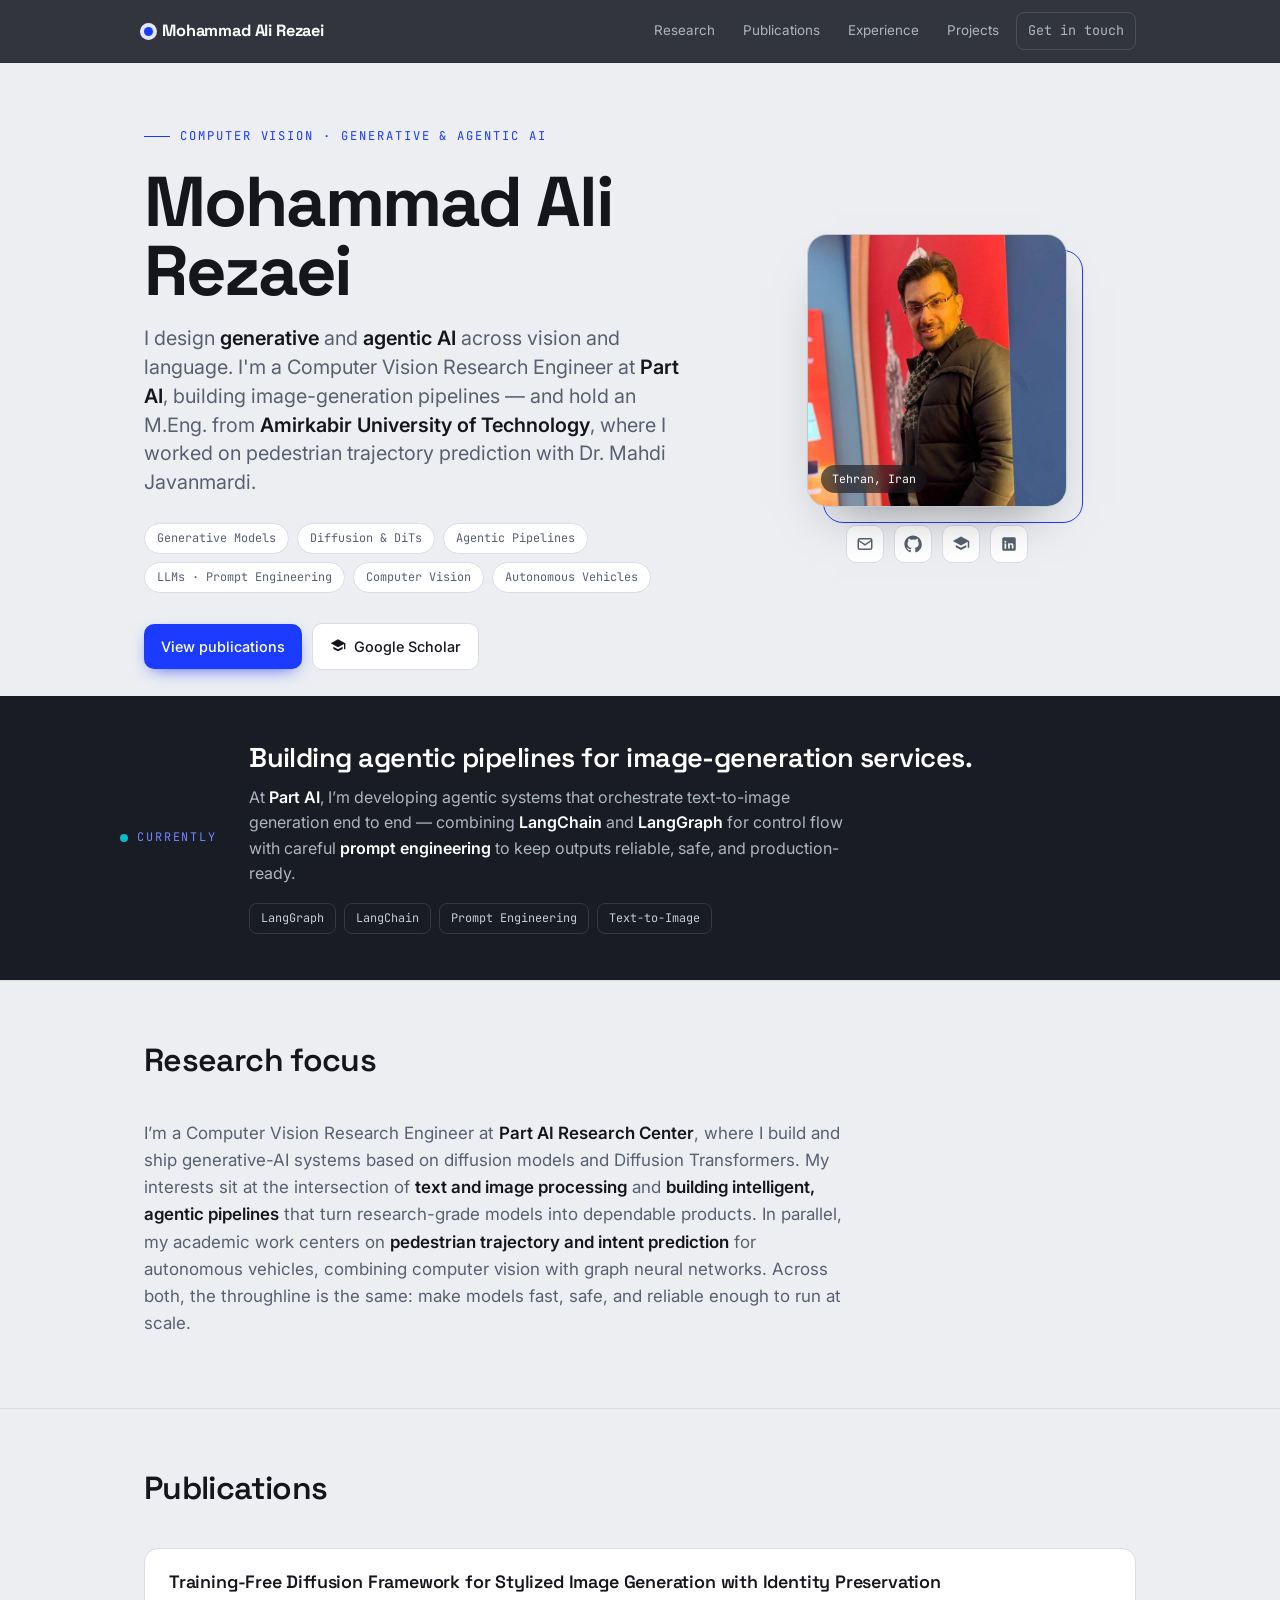
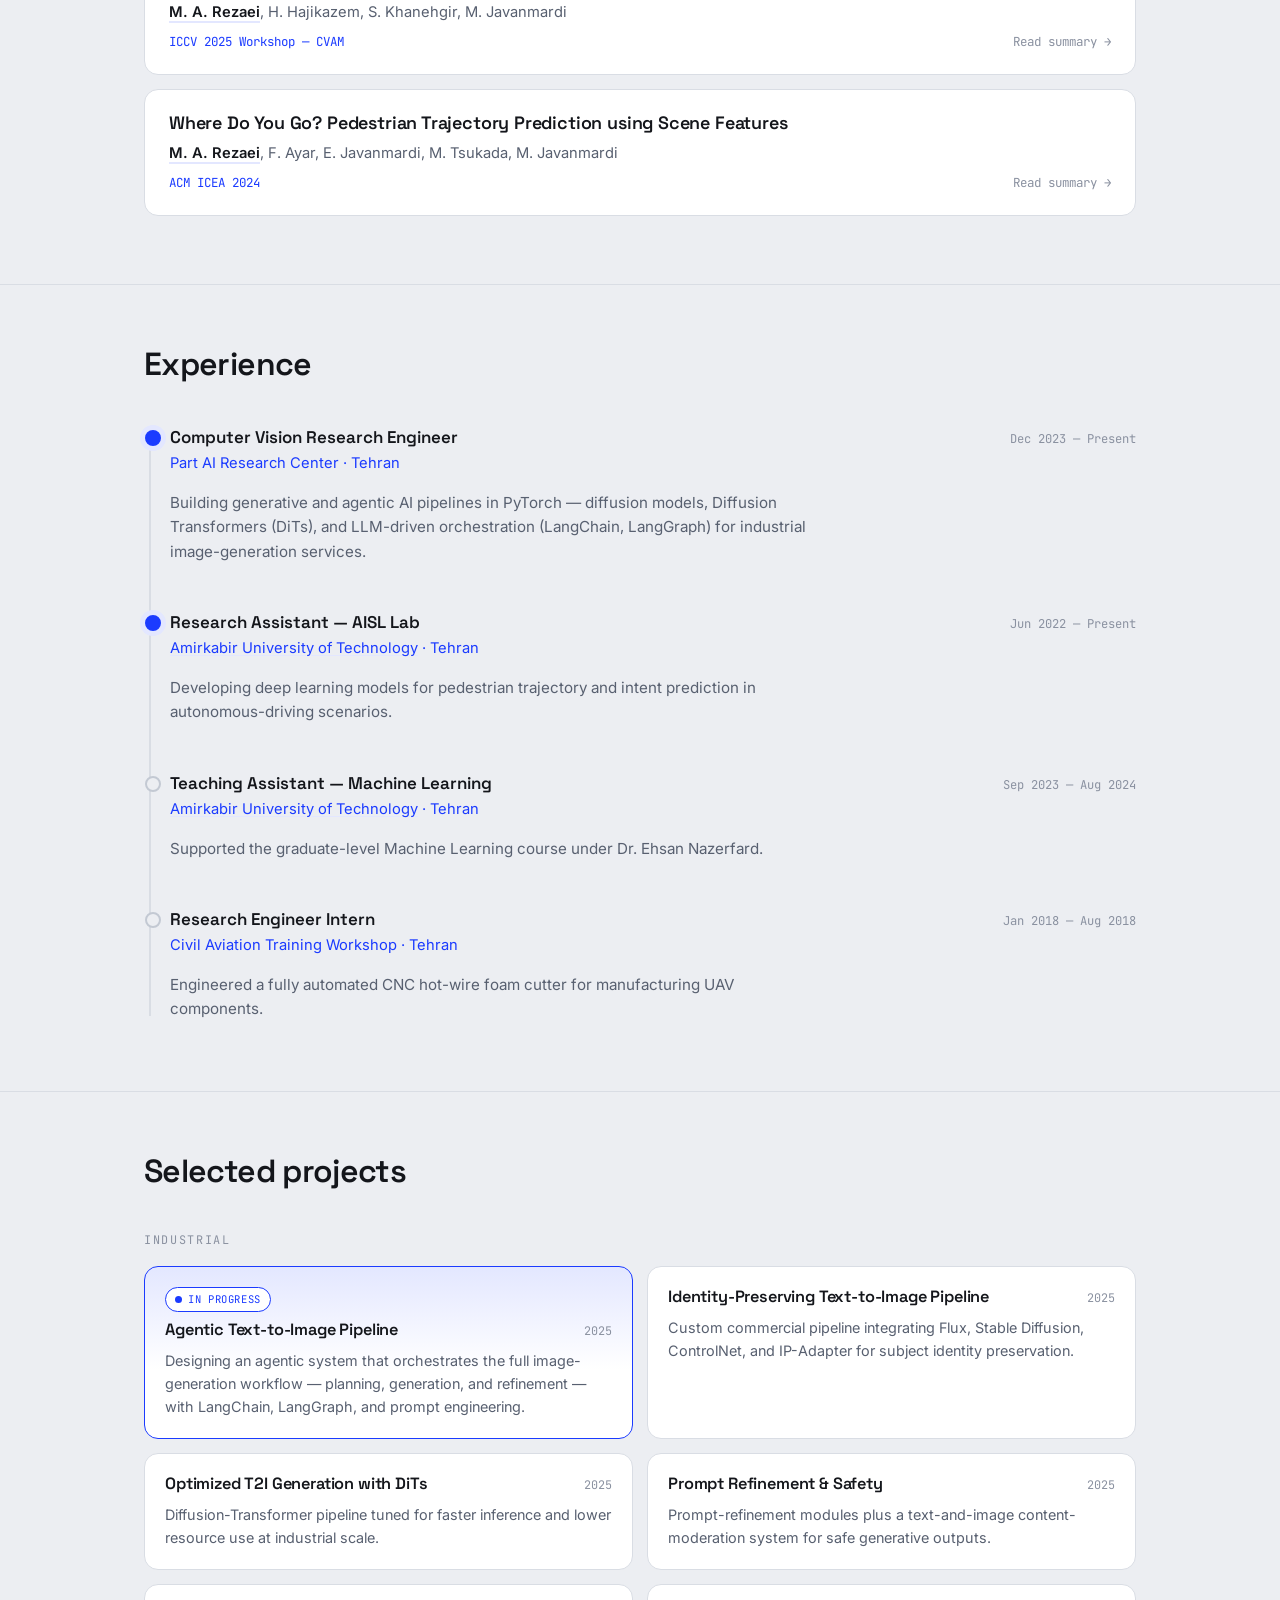
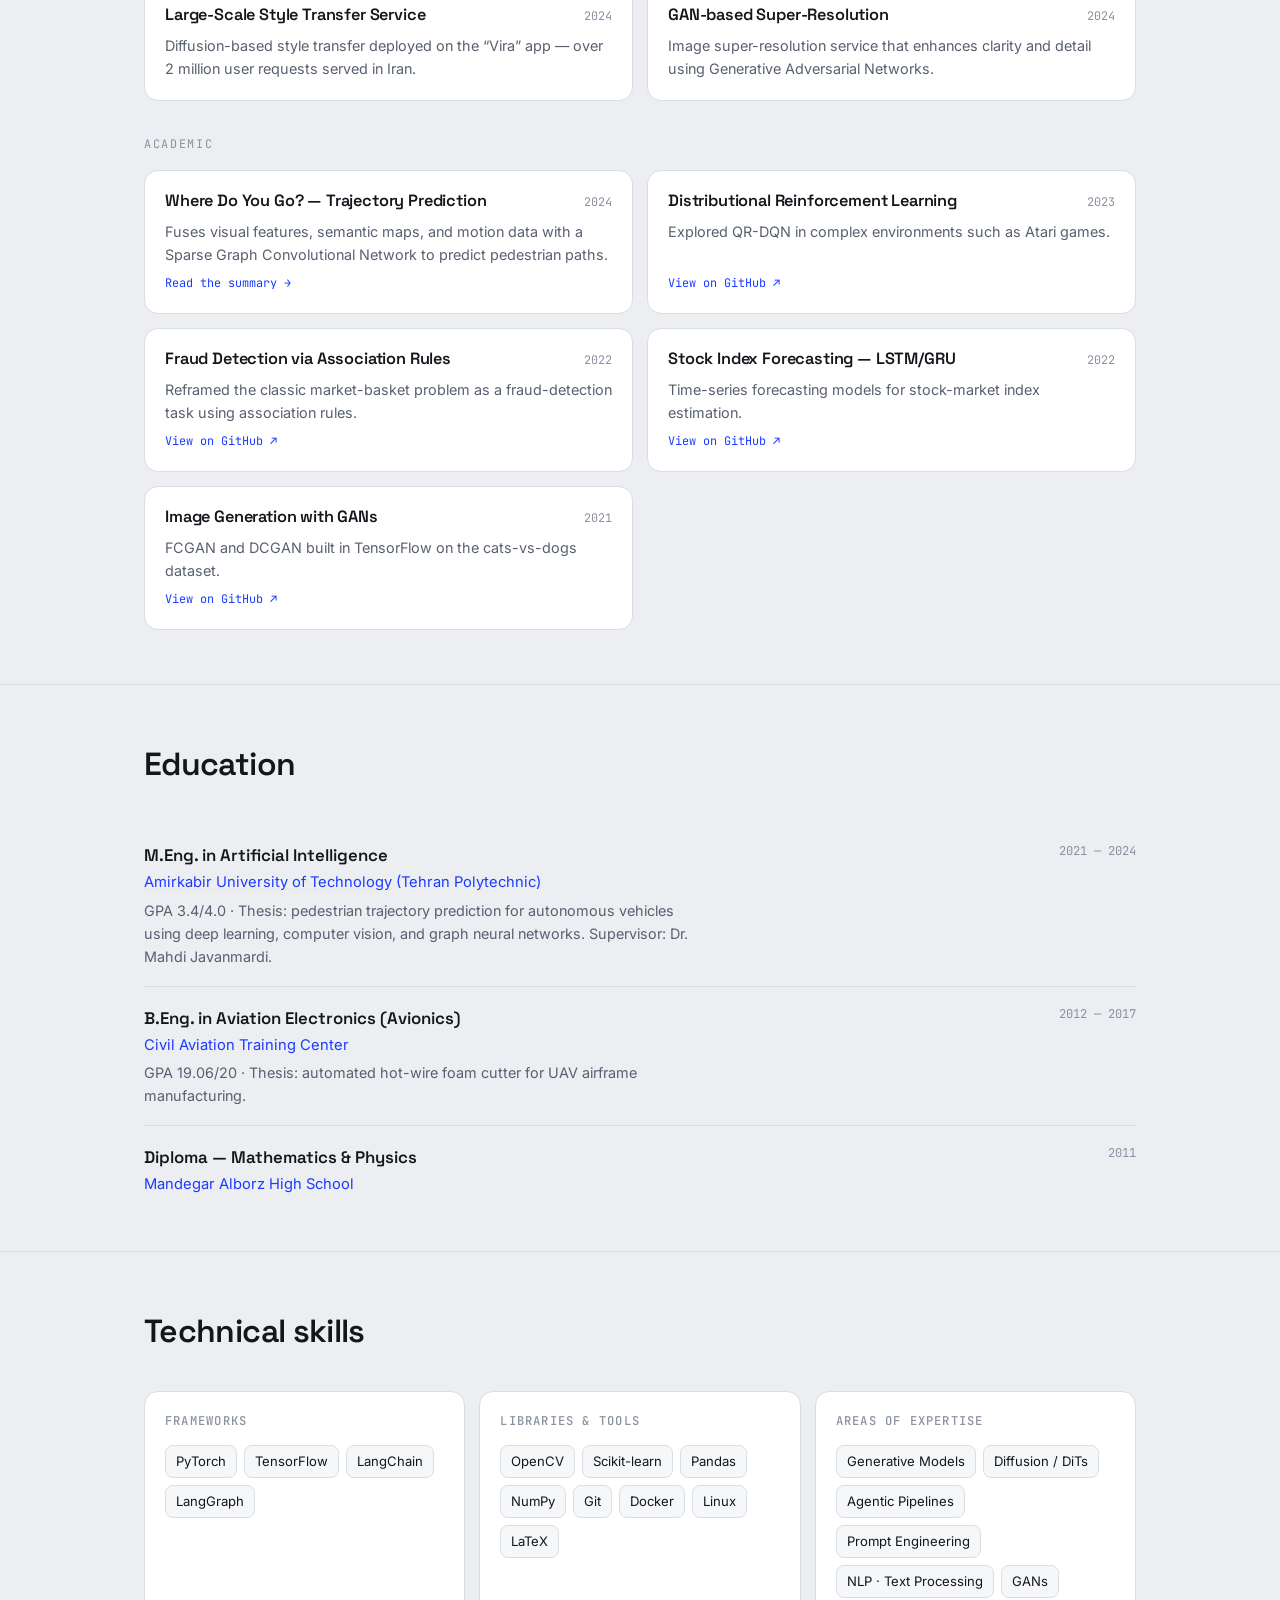
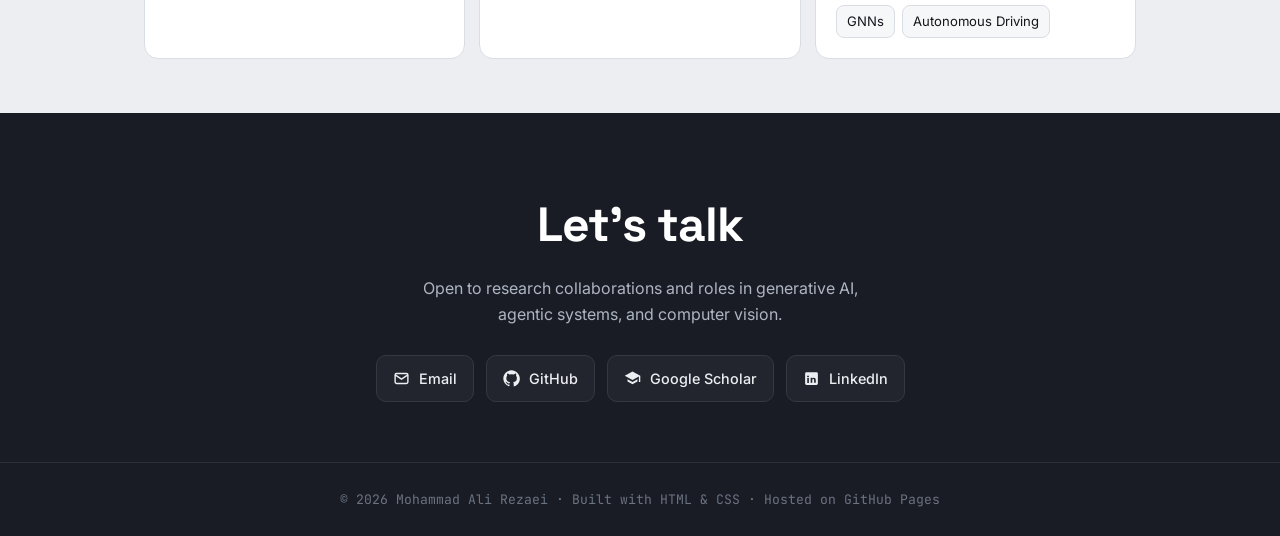
<file: index.html>
<!DOCTYPE html>
<html lang="en">
<head>
<meta charset="UTF-8">
<meta name="viewport" content="width=device-width, initial-scale=1.0">
<title>Mohammad Ali Rezaei — Computer Vision &amp; Generative AI</title>
<meta name="description" content="Mohammad Ali Rezaei — Computer Vision Research Engineer building generative and agentic AI for vision and language: diffusion pipelines, LLM orchestration, and trajectory prediction for autonomous driving.">

<link rel="preconnect" href="https://fonts.googleapis.com">
<link rel="preconnect" href="https://fonts.gstatic.com" crossorigin>
<link href="https://fonts.googleapis.com/css2?family=Space+Grotesk:wght@400;500;600;700&family=Inter:wght@400;500;600&family=JetBrains+Mono:wght@400;500&display=swap" rel="stylesheet">
<link rel="stylesheet" href="styles.css?v=2">
</head>
<body>

<nav class="nav">
  <div class="wrap nav-inner">
    <a class="brand" href="#top"><span class="dot"></span>Mohammad Ali Rezaei</a>
    <div class="nav-links">
      <a href="#research">Research</a>
      <a href="#publications">Publications</a>
      <a href="#experience">Experience</a>
      <a href="#projects">Projects</a>
      <a class="nav-cta" href="#contact">Get in touch</a>
    </div>
  </div>
</nav>

<header class="hero" id="top">
  <div class="wrap hero-grid">
    <div>
      <div class="eyebrow">Computer Vision · Generative &amp; Agentic AI</div>
      <h1>Mohammad Ali<br>Rezaei</h1>
      <p class="lede">I design <b>generative</b> and <b>agentic AI</b> across vision and language. I'm a Computer Vision Research Engineer at <b>Part AI</b>, building image-generation pipelines — and hold an M.Eng. from <b>Amirkabir University of Technology</b>, where I worked on pedestrian trajectory prediction with Dr. Mahdi Javanmardi.</p>
      <div class="tags">
        <span class="tag">Generative Models</span>
        <span class="tag">Diffusion &amp; DiTs</span>
        <span class="tag">Agentic Pipelines</span>
        <span class="tag">LLMs · Prompt Engineering</span>
        <span class="tag">Computer Vision</span>
        <span class="tag">Autonomous Vehicles</span>
      </div>
      <div class="hero-cta">
        <a class="btn btn-primary" href="#publications">View publications</a>
        <a class="btn btn-ghost" href="https://scholar.google.com/citations?user=HQL6znQAAAAJ&hl=en" target="_blank" rel="noopener">
          <svg viewBox="0 0 24 24" fill="currentColor"><path d="M12 2 1 8l11 6 9-4.9V17h2V8L12 2zM5 13.18v3.2L12 20l7-3.62v-3.2L12 17l-7-3.82z"/></svg>
          Google Scholar
        </a>
      </div>
    </div>
    <div>
      <div class="photo-wrap">
        <img class="photo" src="profile.jpg" alt="Portrait of Mohammad Ali Rezaei" width="760">
        <span class="photo-cap">Tehran, Iran</span>
      </div>
      <div class="photo-social">
        <a href="mailto:mohammadalire94@gmail.com" aria-label="Email" title="Email">
          <svg viewBox="0 0 24 24" fill="none" stroke="currentColor" stroke-width="2"><rect x="3" y="5" width="18" height="14" rx="2"/><path d="m3 7 9 6 9-6"/></svg>
        </a>
        <a href="https://github.com/mohammadalirezaei" target="_blank" rel="noopener" aria-label="GitHub" title="GitHub">
          <svg viewBox="0 0 24 24" fill="currentColor"><path d="M12 .5C5.7.5.5 5.7.5 12c0 5.1 3.3 9.4 7.9 10.9.6.1.8-.2.8-.6v-2c-3.2.7-3.9-1.4-3.9-1.4-.5-1.3-1.3-1.7-1.3-1.7-1.1-.7.1-.7.1-.7 1.2.1 1.8 1.2 1.8 1.2 1 1.8 2.7 1.3 3.4 1 .1-.8.4-1.3.7-1.6-2.6-.3-5.3-1.3-5.3-5.8 0-1.3.5-2.3 1.2-3.1-.1-.3-.5-1.5.1-3.1 0 0 1-.3 3.3 1.2a11.5 11.5 0 0 1 6 0C17.3 4.7 18.3 5 18.3 5c.6 1.6.2 2.8.1 3.1.8.8 1.2 1.8 1.2 3.1 0 4.5-2.7 5.5-5.3 5.8.4.4.8 1.1.8 2.2v3.3c0 .4.2.7.8.6 4.6-1.5 7.9-5.8 7.9-10.9C23.5 5.7 18.3.5 12 .5z"/></svg>
        </a>
        <a href="https://scholar.google.com/citations?user=HQL6znQAAAAJ&hl=en" target="_blank" rel="noopener" aria-label="Google Scholar" title="Google Scholar">
          <svg viewBox="0 0 24 24" fill="currentColor"><path d="M12 2 1 8l11 6 9-4.9V17h2V8L12 2zM5 13.18v3.2L12 20l7-3.62v-3.2L12 17l-7-3.82z"/></svg>
        </a>
        <a href="https://www.linkedin.com/in/mohammad-ali-rezaei-7620b9170" target="_blank" rel="noopener" aria-label="LinkedIn" title="LinkedIn">
          <svg viewBox="0 0 24 24" fill="currentColor"><path d="M19 3a2 2 0 0 1 2 2v14a2 2 0 0 1-2 2H5a2 2 0 0 1-2-2V5a2 2 0 0 1 2-2h14zM8.3 18.3v-7H6v7h2.3zM7.1 10.3a1.3 1.3 0 1 0 0-2.6 1.3 1.3 0 0 0 0 2.6zM18 18.3v-3.8c0-2-.4-3.6-2.8-3.6-1.1 0-1.9.6-2.2 1.2v-1H10.8v7h2.3v-3.5c0-.9.2-1.8 1.3-1.8s1.3 1 1.3 1.9v3.4H18z"/></svg>
        </a>
      </div>
    </div>
  </div>
</header>

<!-- Currently / focus band -->
<section class="band" aria-label="Current focus">
  <div class="wrap band-inner">
    <div class="band-label"><span class="live"></span>Currently</div>
    <div>
      <h2>Building agentic pipelines for image-generation services.</h2>
      <p>At <b>Part AI</b>, I’m developing agentic systems that orchestrate text-to-image generation end to end — combining <b>LangChain</b> and <b>LangGraph</b> for control flow with careful <b>prompt engineering</b> to keep outputs reliable, safe, and production-ready.</p>
      <div class="chips-dark">
        <span class="chip-dark">LangGraph</span>
        <span class="chip-dark">LangChain</span>
        <span class="chip-dark">Prompt Engineering</span>
        <span class="chip-dark">Text-to-Image</span>
      </div>
    </div>
  </div>
</section>

<main>

  <section id="research">
    <div class="wrap">
      <div class="sec-head"><h2>Research focus</h2></div>
      <p class="prose reveal">I’m a Computer Vision Research Engineer at <b>Part AI Research Center</b>, where I build and ship generative-AI systems based on diffusion models and Diffusion Transformers. My interests sit at the intersection of <b>text and image processing</b> and <b>building intelligent, agentic pipelines</b> that turn research-grade models into dependable products. In parallel, my academic work centers on <b>pedestrian trajectory and intent prediction</b> for autonomous vehicles, combining computer vision with graph neural networks. Across both, the throughline is the same: make models fast, safe, and reliable enough to run at scale.</p>
    </div>
  </section>

  <section id="publications">
    <div class="wrap">
      <div class="sec-head"><h2>Publications</h2></div>

      <a class="pub reveal" href="pub-diffusion.html">
        <div class="ptitle">Training-Free Diffusion Framework for Stylized Image Generation with Identity Preservation</div>
        <div class="authors"><span class="me">M. A. Rezaei</span>, H. Hajikazem, S. Khanehgir, M. Javanmardi</div>
        <div class="venue-row"><span class="venue">ICCV 2025 Workshop — CVAM</span><span class="read">Read summary →</span></div>
      </a>

      <a class="pub reveal" href="pub-trajectory.html">
        <div class="ptitle">Where Do You Go? Pedestrian Trajectory Prediction using Scene Features</div>
        <div class="authors"><span class="me">M. A. Rezaei</span>, F. Ayar, E. Javanmardi, M. Tsukada, M. Javanmardi</div>
        <div class="venue-row"><span class="venue">ACM ICEA 2024</span><span class="read">Read summary →</span></div>
      </a>
    </div>
  </section>

  <section id="experience">
    <div class="wrap">
      <div class="sec-head"><h2>Experience</h2></div>
      <div class="tl">
        <div class="tl-item now reveal">
          <div class="tl-top"><span class="tl-role">Computer Vision Research Engineer</span><span class="tl-date">Dec 2023 — Present</span></div>
          <div class="tl-org">Part AI Research Center · Tehran</div>
          <p class="tl-desc">Building generative and agentic AI pipelines in PyTorch — diffusion models, Diffusion Transformers (DiTs), and LLM-driven orchestration (LangChain, LangGraph) for industrial image-generation services.</p>
        </div>
        <div class="tl-item now reveal">
          <div class="tl-top"><span class="tl-role">Research Assistant — AISL Lab</span><span class="tl-date">Jun 2022 — Present</span></div>
          <div class="tl-org"><a href="https://en.aut.ac.ir" target="_blank" rel="noopener">Amirkabir University of Technology</a> · Tehran</div>
          <p class="tl-desc">Developing deep learning models for pedestrian trajectory and intent prediction in autonomous-driving scenarios.</p>
        </div>
        <div class="tl-item reveal">
          <div class="tl-top"><span class="tl-role">Teaching Assistant — Machine Learning</span><span class="tl-date">Sep 2023 — Aug 2024</span></div>
          <div class="tl-org"><a href="https://en.aut.ac.ir" target="_blank" rel="noopener">Amirkabir University of Technology</a> · Tehran</div>
          <p class="tl-desc">Supported the graduate-level Machine Learning course under Dr. Ehsan Nazerfard.</p>
        </div>
        <div class="tl-item reveal">
          <div class="tl-top"><span class="tl-role">Research Engineer Intern</span><span class="tl-date">Jan 2018 — Aug 2018</span></div>
          <div class="tl-org">Civil Aviation Training Workshop · Tehran</div>
          <p class="tl-desc">Engineered a fully automated CNC hot-wire foam cutter for manufacturing UAV components.</p>
        </div>
      </div>
    </div>
  </section>

  <section id="projects">
    <div class="wrap">
      <div class="sec-head"><h2>Selected projects</h2></div>

      <p class="grp-label">Industrial</p>
      <div class="proj-grid">
        <div class="card feature reveal">
          <span class="badge"><span class="live"></span>In progress</span>
          <div class="ctop"><span class="ctitle">Agentic Text-to-Image Pipeline</span><span class="cyear">2025</span></div>
          <p class="cdesc">Designing an agentic system that orchestrates the full image-generation workflow — planning, generation, and refinement — with LangChain, LangGraph, and prompt engineering.</p>
        </div>
        <div class="card reveal">
          <div class="ctop"><span class="ctitle">Identity-Preserving Text-to-Image Pipeline</span><span class="cyear">2025</span></div>
          <p class="cdesc">Custom commercial pipeline integrating Flux, Stable Diffusion, ControlNet, and IP-Adapter for subject identity preservation.</p>
        </div>
        <div class="card reveal">
          <div class="ctop"><span class="ctitle">Optimized T2I Generation with DiTs</span><span class="cyear">2025</span></div>
          <p class="cdesc">Diffusion-Transformer pipeline tuned for faster inference and lower resource use at industrial scale.</p>
        </div>
        <div class="card reveal">
          <div class="ctop"><span class="ctitle">Prompt Refinement &amp; Safety</span><span class="cyear">2025</span></div>
          <p class="cdesc">Prompt-refinement modules plus a text-and-image content-moderation system for safe generative outputs.</p>
        </div>
        <div class="card reveal">
          <div class="ctop"><span class="ctitle">Large-Scale Style Transfer Service</span><span class="cyear">2024</span></div>
          <p class="cdesc">Diffusion-based style transfer deployed on the “Vira” app — over 2 million user requests served in Iran.</p>
        </div>
        <div class="card reveal">
          <div class="ctop"><span class="ctitle">GAN-based Super-Resolution</span><span class="cyear">2024</span></div>
          <p class="cdesc">Image super-resolution service that enhances clarity and detail using Generative Adversarial Networks.</p>
        </div>
      </div>

      <p class="grp-label">Academic</p>
      <div class="proj-grid">
        <a class="card-anchor" href="pub-trajectory.html"><div class="card reveal">
          <div class="ctop"><span class="ctitle">Where Do You Go? — Trajectory Prediction</span><span class="cyear">2024</span></div>
          <p class="cdesc">Fuses visual features, semantic maps, and motion data with a Sparse Graph Convolutional Network to predict pedestrian paths.</p>
          <span class="clink">Read the summary →</span>
        </div></a>
        <a class="card-anchor" href="https://github.com/mohammadalirezaei" target="_blank" rel="noopener"><div class="card reveal">
          <div class="ctop"><span class="ctitle">Distributional Reinforcement Learning</span><span class="cyear">2023</span></div>
          <p class="cdesc">Explored QR-DQN in complex environments such as Atari games.</p>
          <span class="clink">View on GitHub ↗</span>
        </div></a>
        <a class="card-anchor" href="https://github.com/mohammadalirezaei" target="_blank" rel="noopener"><div class="card reveal">
          <div class="ctop"><span class="ctitle">Fraud Detection via Association Rules</span><span class="cyear">2022</span></div>
          <p class="cdesc">Reframed the classic market-basket problem as a fraud-detection task using association rules.</p>
          <span class="clink">View on GitHub ↗</span>
        </div></a>
        <a class="card-anchor" href="https://github.com/mohammadalirezaei" target="_blank" rel="noopener"><div class="card reveal">
          <div class="ctop"><span class="ctitle">Stock Index Forecasting — LSTM/GRU</span><span class="cyear">2022</span></div>
          <p class="cdesc">Time-series forecasting models for stock-market index estimation.</p>
          <span class="clink">View on GitHub ↗</span>
        </div></a>
        <a class="card-anchor" href="https://github.com/mohammadalirezaei" target="_blank" rel="noopener"><div class="card reveal">
          <div class="ctop"><span class="ctitle">Image Generation with GANs</span><span class="cyear">2021</span></div>
          <p class="cdesc">FCGAN and DCGAN built in TensorFlow on the cats-vs-dogs dataset.</p>
          <span class="clink">View on GitHub ↗</span>
        </div></a>
      </div>
    </div>
  </section>

  <section id="education">
    <div class="wrap">
      <div class="sec-head"><h2>Education</h2></div>
      <div class="edu-item reveal">
        <div>
          <div class="edu-deg">M.Eng. in Artificial Intelligence</div>
          <div class="edu-school"><a href="https://en.aut.ac.ir" target="_blank" rel="noopener">Amirkabir University of Technology</a> (Tehran Polytechnic)</div>
          <div class="edu-meta">GPA 3.4/4.0 · Thesis: pedestrian trajectory prediction for autonomous vehicles using deep learning, computer vision, and graph neural networks. Supervisor: Dr. Mahdi Javanmardi.</div>
        </div>
        <span class="edu-date">2021 — 2024</span>
      </div>
      <div class="edu-item reveal">
        <div>
          <div class="edu-deg">B.Eng. in Aviation Electronics (Avionics)</div>
          <div class="edu-school">Civil Aviation Training Center</div>
          <div class="edu-meta">GPA 19.06/20 · Thesis: automated hot-wire foam cutter for UAV airframe manufacturing.</div>
        </div>
        <span class="edu-date">2012 — 2017</span>
      </div>
      <div class="edu-item reveal">
        <div>
          <div class="edu-deg">Diploma — Mathematics &amp; Physics</div>
          <div class="edu-school">Mandegar Alborz High School</div>
        </div>
        <span class="edu-date">2011</span>
      </div>
    </div>
  </section>

  <section id="skills">
    <div class="wrap">
      <div class="sec-head"><h2>Technical skills</h2></div>
      <div class="skills">
        <div class="skill-block reveal">
          <h3>Frameworks</h3>
          <div class="chips"><span class="chip">PyTorch</span><span class="chip">TensorFlow</span><span class="chip">LangChain</span><span class="chip">LangGraph</span></div>
        </div>
        <div class="skill-block reveal">
          <h3>Libraries &amp; Tools</h3>
          <div class="chips"><span class="chip">OpenCV</span><span class="chip">Scikit-learn</span><span class="chip">Pandas</span><span class="chip">NumPy</span><span class="chip">Git</span><span class="chip">Docker</span><span class="chip">Linux</span><span class="chip">LaTeX</span></div>
        </div>
        <div class="skill-block reveal">
          <h3>Areas of Expertise</h3>
          <div class="chips"><span class="chip">Generative Models</span><span class="chip">Diffusion / DiTs</span><span class="chip">Agentic Pipelines</span><span class="chip">Prompt Engineering</span><span class="chip">NLP · Text Processing</span><span class="chip">GANs</span><span class="chip">GNNs</span><span class="chip">Autonomous Driving</span></div>
        </div>
      </div>
    </div>
  </section>

  <section class="contact" id="contact">
    <div class="wrap">
      <h2>Let’s talk</h2>
      <p>Open to research collaborations and roles in generative AI, agentic systems, and computer vision.</p>
      <div class="links">
        <a class="link" href="mailto:mohammadalire94@gmail.com">
          <svg viewBox="0 0 24 24" fill="none" stroke="currentColor" stroke-width="2"><rect x="3" y="5" width="18" height="14" rx="2"/><path d="m3 7 9 6 9-6"/></svg>
          Email
        </a>
        <a class="link" href="https://github.com/mohammadalirezaei" target="_blank" rel="noopener">
          <svg viewBox="0 0 24 24" fill="currentColor"><path d="M12 .5C5.7.5.5 5.7.5 12c0 5.1 3.3 9.4 7.9 10.9.6.1.8-.2.8-.6v-2c-3.2.7-3.9-1.4-3.9-1.4-.5-1.3-1.3-1.7-1.3-1.7-1.1-.7.1-.7.1-.7 1.2.1 1.8 1.2 1.8 1.2 1 1.8 2.7 1.3 3.4 1 .1-.8.4-1.3.7-1.6-2.6-.3-5.3-1.3-5.3-5.8 0-1.3.5-2.3 1.2-3.1-.1-.3-.5-1.5.1-3.1 0 0 1-.3 3.3 1.2a11.5 11.5 0 0 1 6 0C17.3 4.7 18.3 5 18.3 5c.6 1.6.2 2.8.1 3.1.8.8 1.2 1.8 1.2 3.1 0 4.5-2.7 5.5-5.3 5.8.4.4.8 1.1.8 2.2v3.3c0 .4.2.7.8.6 4.6-1.5 7.9-5.8 7.9-10.9C23.5 5.7 18.3.5 12 .5z"/></svg>
          GitHub
        </a>
        <a class="link" href="https://scholar.google.com/citations?user=HQL6znQAAAAJ&hl=en" target="_blank" rel="noopener">
          <svg viewBox="0 0 24 24" fill="currentColor"><path d="M12 2 1 8l11 6 9-4.9V17h2V8L12 2zM5 13.18v3.2L12 20l7-3.62v-3.2L12 17l-7-3.82z"/></svg>
          Google Scholar
        </a>
        <a class="link" href="https://www.linkedin.com/in/mohammad-ali-rezaei-7620b9170" target="_blank" rel="noopener">
          <svg viewBox="0 0 24 24" fill="currentColor"><path d="M19 3a2 2 0 0 1 2 2v14a2 2 0 0 1-2 2H5a2 2 0 0 1-2-2V5a2 2 0 0 1 2-2h14zM8.3 18.3v-7H6v7h2.3zM7.1 10.3a1.3 1.3 0 1 0 0-2.6 1.3 1.3 0 0 0 0 2.6zM18 18.3v-3.8c0-2-.4-3.6-2.8-3.6-1.1 0-1.9.6-2.2 1.2v-1H10.8v7h2.3v-3.5c0-.9.2-1.8 1.3-1.8s1.3 1 1.3 1.9v3.4H18z"/></svg>
          LinkedIn
        </a>
      </div>
    </div>
  </section>

</main>

<footer>
  © <span id="yr"></span> Mohammad Ali Rezaei · Built with HTML &amp; CSS · Hosted on GitHub Pages
</footer>

<script>
  document.getElementById('yr').textContent = new Date().getFullYear();
  const io = new IntersectionObserver((es)=>{
    es.forEach(e=>{ if(e.isIntersecting){ e.target.classList.add('in'); io.unobserve(e.target);} });
  },{threshold:.12});
  document.querySelectorAll('.reveal').forEach(el=>io.observe(el));
</script>
</body>
</html>
</file>
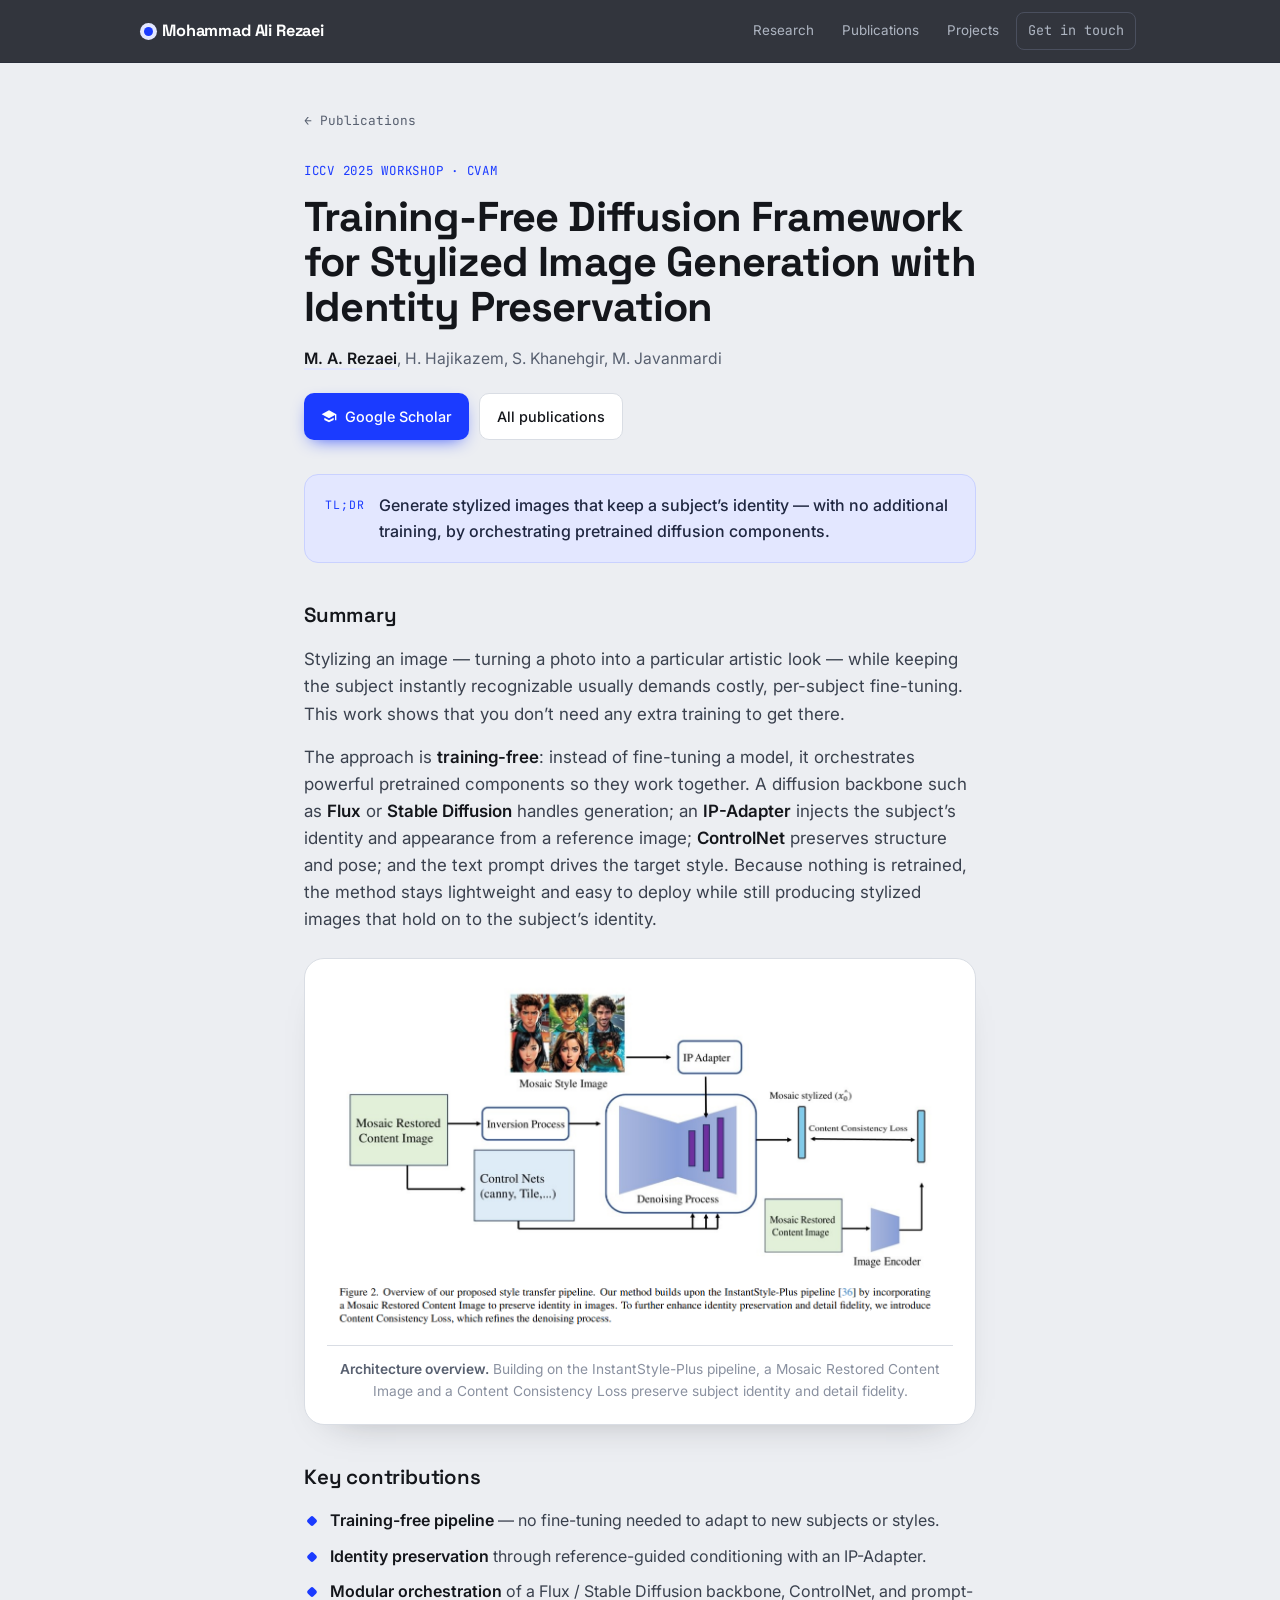
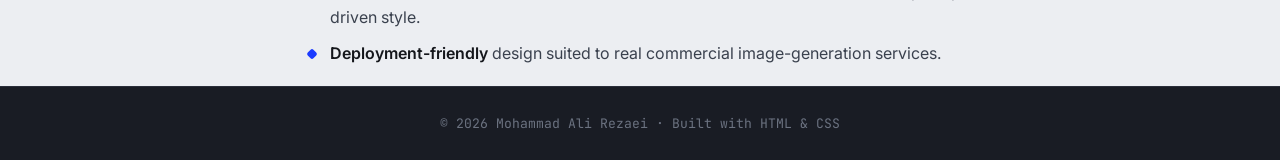
<file: pub-diffusion.html>
<!DOCTYPE html>
<html lang="en">
<head>
<meta charset="UTF-8">
<meta name="viewport" content="width=device-width, initial-scale=1.0">
<title>Training-Free Diffusion Framework — Mohammad Ali Rezaei</title>
<meta name="description" content="Summary and architecture of 'Training-Free Diffusion Framework for Stylized Image Generation with Identity Preservation' — ICCV 2025 Workshop (CVAM).">
<link rel="preconnect" href="https://fonts.googleapis.com">
<link rel="preconnect" href="https://fonts.gstatic.com" crossorigin>
<link href="https://fonts.googleapis.com/css2?family=Space+Grotesk:wght@400;500;600;700&family=Inter:wght@400;500;600&family=JetBrains+Mono:wght@400;500&display=swap" rel="stylesheet">
<link rel="stylesheet" href="styles.css?v=2">
</head>
<body>

<nav class="nav">
  <div class="wrap nav-inner">
    <a class="brand" href="index.html#top"><span class="dot"></span>Mohammad Ali Rezaei</a>
    <div class="nav-links">
      <a href="index.html#research">Research</a>
      <a href="index.html#publications">Publications</a>
      <a href="index.html#projects">Projects</a>
      <a class="nav-cta" href="index.html#contact">Get in touch</a>
    </div>
  </div>
</nav>

<article class="article">
  <a class="back" href="index.html#publications">← Publications</a>

  <div class="art-venue">ICCV 2025 Workshop · CVAM</div>
  <h1 class="art-title">Training-Free Diffusion Framework for Stylized Image Generation with Identity Preservation</h1>
  <p class="art-authors"><span class="me">M. A. Rezaei</span>, H. Hajikazem, S. Khanehgir, M. Javanmardi</p>

  <div class="art-actions">
    <a class="btn btn-primary" href="https://scholar.google.com/citations?user=HQL6znQAAAAJ&hl=en" target="_blank" rel="noopener">
      <svg viewBox="0 0 24 24" fill="currentColor"><path d="M12 2 1 8l11 6 9-4.9V17h2V8L12 2zM5 13.18v3.2L12 20l7-3.62v-3.2L12 17l-7-3.82z"/></svg>
      Google Scholar
    </a>
    <a class="btn btn-ghost" href="index.html#publications">All publications</a>
  </div>

  <div class="tldr reveal">
    <span class="k">TL;DR</span>
    <p>Generate stylized images that keep a subject’s identity — with no additional training, by orchestrating pretrained diffusion components.</p>
  </div>

  <h2 class="art-h">Summary</h2>
  <p class="body">Stylizing an image — turning a photo into a particular artistic look — while keeping the subject instantly recognizable usually demands costly, per-subject fine-tuning. This work shows that you don’t need any extra training to get there.</p>
  <p class="body">The approach is <b>training-free</b>: instead of fine-tuning a model, it orchestrates powerful pretrained components so they work together. A diffusion backbone such as <b>Flux</b> or <b>Stable Diffusion</b> handles generation; an <b>IP-Adapter</b> injects the subject’s identity and appearance from a reference image; <b>ControlNet</b> preserves structure and pose; and the text prompt drives the target style. Because nothing is retrained, the method stays lightweight and easy to deploy while still producing stylized images that hold on to the subject’s identity.</p>

  <figure class="fig reveal">
    <img src="fig-diffusion.png" alt="Overview of the proposed style-transfer pipeline: a Mosaic Restored Content Image and a Mosaic Style Image condition a frozen diffusion backbone through an inversion process, ControlNets and an IP-Adapter, with a Content Consistency Loss refining the denoising process.">
    <figcaption><b>Architecture overview.</b> Building on the InstantStyle-Plus pipeline, a Mosaic Restored Content Image and a Content Consistency Loss preserve subject identity and detail fidelity.</figcaption>
  </figure>

  <h2 class="art-h">Key contributions</h2>
  <ul class="klist reveal">
    <li><b>Training-free pipeline</b> — no fine-tuning needed to adapt to new subjects or styles.</li>
    <li><b>Identity preservation</b> through reference-guided conditioning with an IP-Adapter.</li>
    <li><b>Modular orchestration</b> of a Flux / Stable Diffusion backbone, ControlNet, and prompt-driven style.</li>
    <li><b>Deployment-friendly</b> design suited to real commercial image-generation services.</li>
  </ul>
</article>

<footer>
  © <span id="yr"></span> Mohammad Ali Rezaei · Built with HTML &amp; CSS
</footer>

<script>
  document.getElementById('yr').textContent = new Date().getFullYear();
  const io = new IntersectionObserver((es)=>{es.forEach(e=>{if(e.isIntersecting){e.target.classList.add('in');io.unobserve(e.target);}})},{threshold:.12});
  document.querySelectorAll('.reveal').forEach(el=>io.observe(el));
</script>
</body>
</html>
</file>
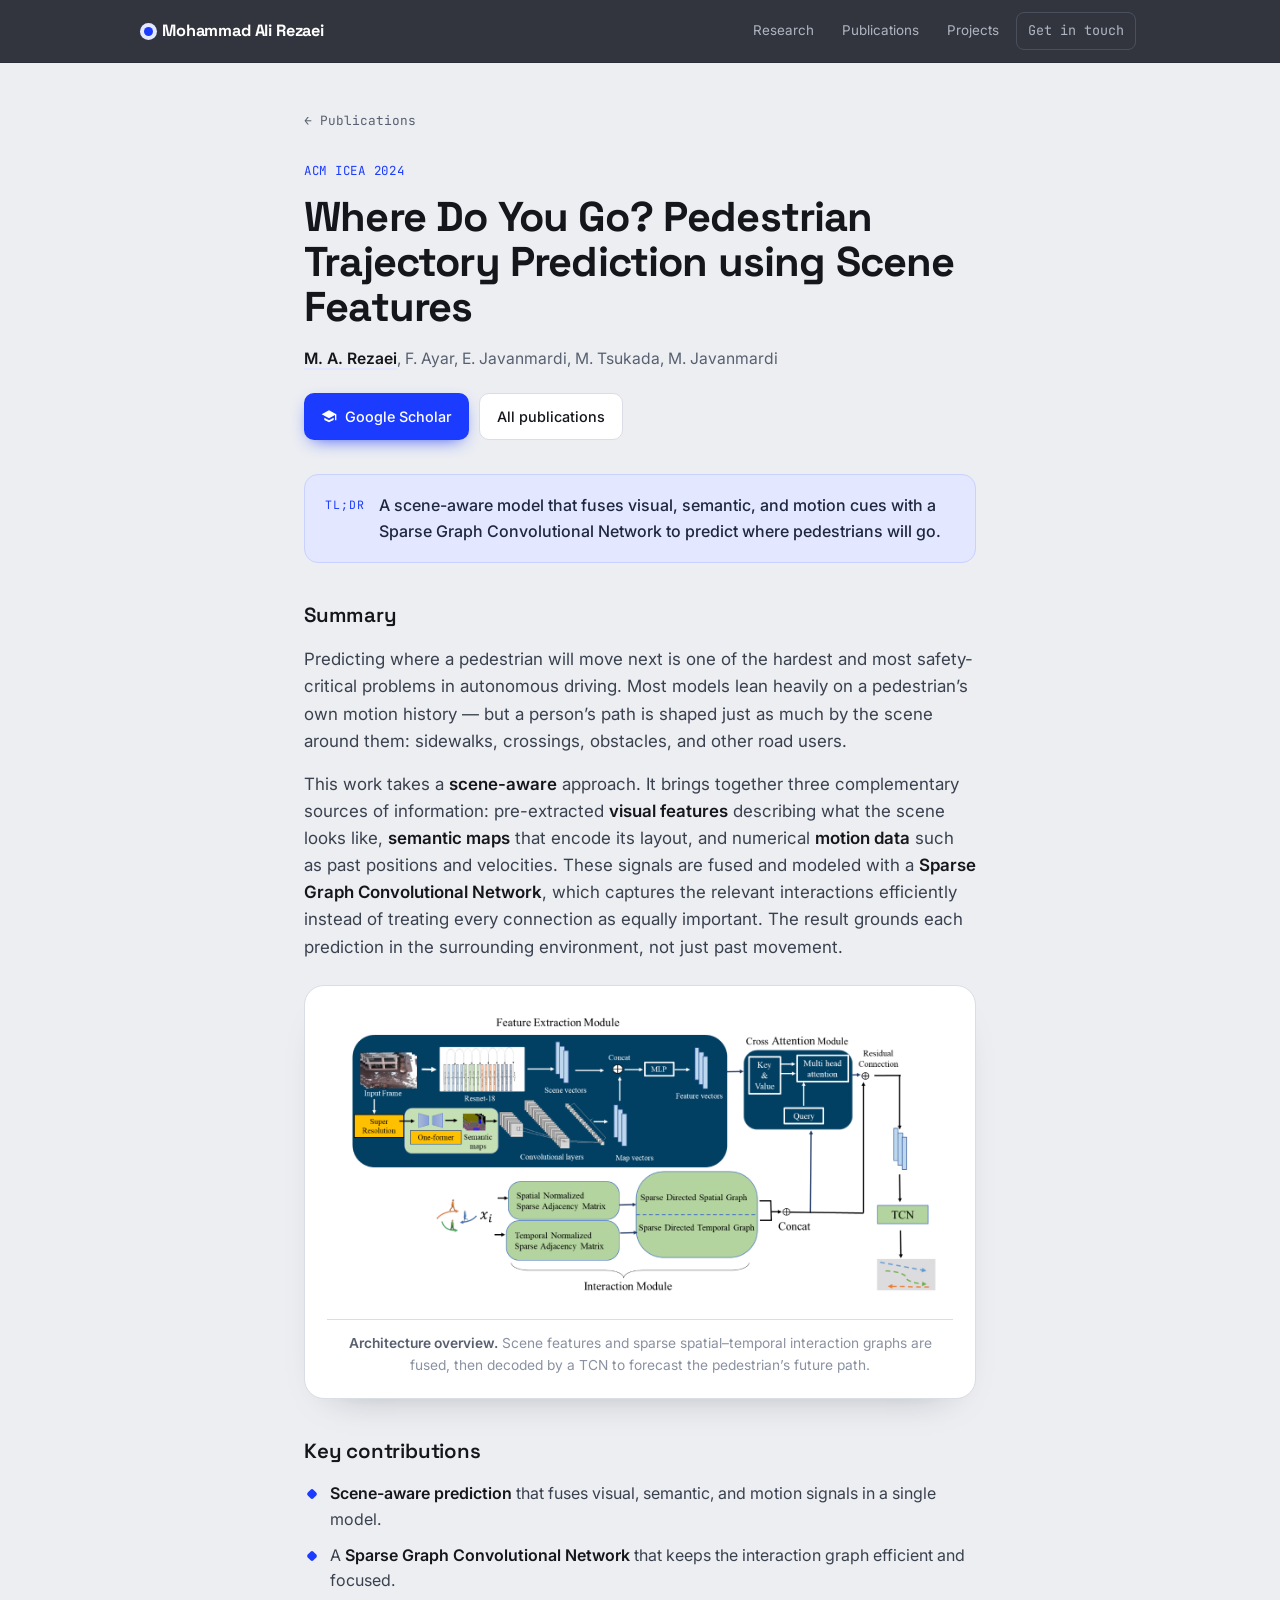
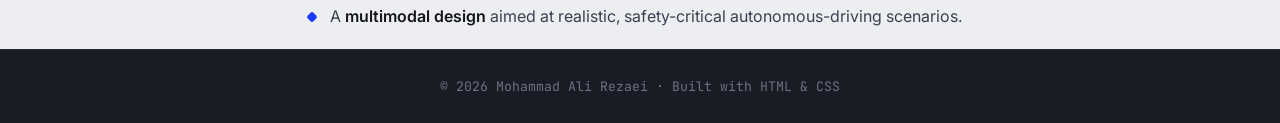
<file: pub-trajectory.html>
<!DOCTYPE html>
<html lang="en">
<head>
<meta charset="UTF-8">
<meta name="viewport" content="width=device-width, initial-scale=1.0">
<title>Where Do You Go? — Mohammad Ali Rezaei</title>
<meta name="description" content="Summary and architecture of 'Where Do You Go? Pedestrian Trajectory Prediction using Scene Features' — ACM ICEA 2024.">
<link rel="preconnect" href="https://fonts.googleapis.com">
<link rel="preconnect" href="https://fonts.gstatic.com" crossorigin>
<link href="https://fonts.googleapis.com/css2?family=Space+Grotesk:wght@400;500;600;700&family=Inter:wght@400;500;600&family=JetBrains+Mono:wght@400;500&display=swap" rel="stylesheet">
<link rel="stylesheet" href="styles.css?v=2">
</head>
<body>

<nav class="nav">
  <div class="wrap nav-inner">
    <a class="brand" href="index.html#top"><span class="dot"></span>Mohammad Ali Rezaei</a>
    <div class="nav-links">
      <a href="index.html#research">Research</a>
      <a href="index.html#publications">Publications</a>
      <a href="index.html#projects">Projects</a>
      <a class="nav-cta" href="index.html#contact">Get in touch</a>
    </div>
  </div>
</nav>

<article class="article">
  <a class="back" href="index.html#publications">← Publications</a>

  <div class="art-venue">ACM ICEA 2024</div>
  <h1 class="art-title">Where Do You Go? Pedestrian Trajectory Prediction using Scene Features</h1>
  <p class="art-authors"><span class="me">M. A. Rezaei</span>, F. Ayar, E. Javanmardi, M. Tsukada, M. Javanmardi</p>

  <div class="art-actions">
    <a class="btn btn-primary" href="https://scholar.google.com/citations?user=HQL6znQAAAAJ&hl=en" target="_blank" rel="noopener">
      <svg viewBox="0 0 24 24" fill="currentColor"><path d="M12 2 1 8l11 6 9-4.9V17h2V8L12 2zM5 13.18v3.2L12 20l7-3.62v-3.2L12 17l-7-3.82z"/></svg>
      Google Scholar
    </a>
    <a class="btn btn-ghost" href="index.html#publications">All publications</a>
  </div>

  <div class="tldr reveal">
    <span class="k">TL;DR</span>
    <p>A scene-aware model that fuses visual, semantic, and motion cues with a Sparse Graph Convolutional Network to predict where pedestrians will go.</p>
  </div>

  <h2 class="art-h">Summary</h2>
  <p class="body">Predicting where a pedestrian will move next is one of the hardest and most safety-critical problems in autonomous driving. Most models lean heavily on a pedestrian’s own motion history — but a person’s path is shaped just as much by the scene around them: sidewalks, crossings, obstacles, and other road users.</p>
  <p class="body">This work takes a <b>scene-aware</b> approach. It brings together three complementary sources of information: pre-extracted <b>visual features</b> describing what the scene looks like, <b>semantic maps</b> that encode its layout, and numerical <b>motion data</b> such as past positions and velocities. These signals are fused and modeled with a <b>Sparse Graph Convolutional Network</b>, which captures the relevant interactions efficiently instead of treating every connection as equally important. The result grounds each prediction in the surrounding environment, not just past movement.</p>

  <figure class="fig reveal">
    <img src="fig-trajectory.png" alt="Architecture: a Feature Extraction Module (ResNet-18 scene vectors plus super-resolution and One-Former semantic maps) feeds a Cross-Attention Module; an Interaction Module builds sparse directed spatial and temporal graphs; the fused features pass through a TCN to predict the future trajectory.">
    <figcaption><b>Architecture overview.</b> Scene features and sparse spatial–temporal interaction graphs are fused, then decoded by a TCN to forecast the pedestrian’s future path.</figcaption>
  </figure>

  <h2 class="art-h">Key contributions</h2>
  <ul class="klist reveal">
    <li><b>Scene-aware prediction</b> that fuses visual, semantic, and motion signals in a single model.</li>
    <li>A <b>Sparse Graph Convolutional Network</b> that keeps the interaction graph efficient and focused.</li>
    <li>A <b>multimodal design</b> aimed at realistic, safety-critical autonomous-driving scenarios.</li>
  </ul>
</article>

<footer>
  © <span id="yr"></span> Mohammad Ali Rezaei · Built with HTML &amp; CSS
</footer>

<script>
  document.getElementById('yr').textContent = new Date().getFullYear();
  const io = new IntersectionObserver((es)=>{es.forEach(e=>{if(e.isIntersecting){e.target.classList.add('in');io.unobserve(e.target);}})},{threshold:.12});
  document.querySelectorAll('.reveal').forEach(el=>io.observe(el));
</script>
</body>
</html>
</file>
<file: styles.css>
/* =========================================================
   Mohammad Ali Rezaei — portfolio shared styles
   ========================================================= */
:root{
  --paper:#ECEEF2;
  --surface:#FFFFFF;
  --surface-2:#F6F7F9;
  --ink:#14161B;
  --ink-2:#191C24;
  --muted:#586070;
  --faint:#8A91A0;
  --line:#D9DDE4;
  --line-strong:#C3C9D3;
  --accent:#1B3BFF;
  --accent-2:#6E86FF;
  --accent-soft:#E3E7FF;
  --cyan:#10B6C9;
  --r:14px;
  --r-lg:20px;
  --maxw:1040px;
  --readw:720px;
  --ease:cubic-bezier(.2,.7,.2,1);
}

*{box-sizing:border-box}
html{scroll-behavior:smooth}
body{
  margin:0;background:var(--paper);color:var(--ink);
  font-family:"Inter",system-ui,-apple-system,sans-serif;
  font-size:16px;line-height:1.6;-webkit-font-smoothing:antialiased;
}
a{color:inherit;text-decoration:none}
img{display:block;max-width:100%}
::selection{background:var(--accent);color:#fff}
.wrap{max-width:var(--maxw);margin:0 auto;padding:0 24px}

/* ---------- nav ---------- */
.nav{
  position:sticky;top:0;z-index:50;
  background:color-mix(in srgb, var(--ink-2) 88%, transparent);
  backdrop-filter:blur(10px);border-bottom:1px solid #2A2E3A;
}
.nav-inner{display:flex;align-items:center;justify-content:space-between;height:62px;gap:16px}
.brand{font-family:"Space Grotesk",sans-serif;font-weight:700;font-size:1.02rem;letter-spacing:-.01em;display:flex;align-items:center;gap:9px;color:#fff}
.brand .dot{width:9px;height:9px;border-radius:50%;background:var(--accent);box-shadow:0 0 0 4px var(--accent-soft)}
.nav-links{display:flex;gap:6px;align-items:center}
.nav-links a{font-size:.84rem;color:#AEB5C2;padding:7px 11px;border-radius:8px;transition:color .2s var(--ease),background .2s var(--ease)}
.nav-links a:hover{color:#fff;background:rgba(255,255,255,.07)}
.nav-cta{font-family:"JetBrains Mono",monospace;font-size:.78rem;border:1px solid #4A4F5E;border-radius:8px;padding:7px 13px;color:#fff;transition:background .2s var(--ease),color .2s var(--ease)}
.nav-cta:hover{background:#fff;color:var(--ink)}
@media(max-width:720px){.nav-links a:not(.nav-cta){display:none}}

/* ---------- buttons ---------- */
.btn{display:inline-flex;align-items:center;gap:8px;font-size:.9rem;font-weight:500;border-radius:10px;padding:11px 17px;transition:transform .18s var(--ease),background .2s var(--ease),box-shadow .2s var(--ease),border-color .2s var(--ease);cursor:pointer}
.btn-primary{background:var(--accent);color:#fff;box-shadow:0 6px 18px -8px var(--accent)}
.btn-primary:hover{transform:translateY(-2px);box-shadow:0 12px 24px -10px var(--accent)}
.btn-ghost{background:var(--surface);border:1px solid var(--line);color:var(--ink)}
.btn-ghost:hover{border-color:var(--ink);transform:translateY(-2px)}
.btn svg{width:16px;height:16px}

/* ---------- hero ---------- */
.hero{padding:64px 0 26px}
.hero-grid{display:grid;grid-template-columns:1.15fr .85fr;gap:54px;align-items:center}
@media(max-width:820px){.hero-grid{grid-template-columns:1fr;gap:34px}}
.eyebrow{font-family:"JetBrains Mono",monospace;font-size:.76rem;letter-spacing:.16em;text-transform:uppercase;color:var(--accent);display:flex;align-items:center;gap:10px;margin-bottom:22px}
.eyebrow::before{content:"";width:26px;height:1px;background:var(--accent)}
.hero h1{font-family:"Space Grotesk",sans-serif;font-weight:700;font-size:clamp(2.7rem,6.4vw,4.4rem);line-height:.98;letter-spacing:-.03em;margin:0 0 18px}
.hero .lede{font-size:clamp(1.05rem,2.1vw,1.24rem);color:var(--muted);max-width:48ch;margin:0 0 26px;line-height:1.45}
.hero .lede b{color:var(--ink);font-weight:600}
.tags{display:flex;flex-wrap:wrap;gap:8px;margin-bottom:30px}
.tag{font-family:"JetBrains Mono",monospace;font-size:.74rem;background:var(--surface);border:1px solid var(--line);border-radius:100px;padding:5px 12px;color:var(--muted)}
.hero-cta{display:flex;flex-wrap:wrap;gap:10px;align-items:center}

/* photo */
.photo-wrap{position:relative;width:min(260px,86vw);margin-inline:auto}
.photo-wrap::before{content:"";position:absolute;inset:0;transform:translate(16px,16px);border:1.5px solid var(--accent);border-radius:var(--r-lg);z-index:0}
.photo{position:relative;z-index:1;aspect-ratio:4/4.2;width:100%;height:auto;object-fit:cover;object-position:50% 12%;border-radius:var(--r-lg);border:1px solid var(--line-strong);box-shadow:0 26px 50px -28px rgba(20,22,27,.5)}
.photo-cap{position:absolute;z-index:2;left:14px;bottom:14px;font-family:"JetBrains Mono",monospace;font-size:.72rem;color:#fff;background:rgba(20,22,27,.62);backdrop-filter:blur(6px);padding:5px 11px;border-radius:100px}
.photo-social{display:flex;justify-content:center;gap:10px;margin-top:18px}
.photo-social a{display:inline-flex;align-items:center;justify-content:center;width:38px;height:38px;border-radius:10px;background:var(--surface);border:1px solid var(--line);color:var(--muted);transition:transform .18s var(--ease),border-color .2s var(--ease),color .2s var(--ease)}
.photo-social a:hover{transform:translateY(-2px);border-color:var(--ink);color:var(--ink)}
.photo-social svg{width:18px;height:18px}

/* ---------- focus band (dark) ---------- */
.band{background:var(--ink-2);color:var(--paper)}
.band-inner{padding:46px 0;display:grid;grid-template-columns:auto 1fr;gap:32px;align-items:center}
@media(max-width:760px){.band-inner{grid-template-columns:1fr;gap:18px}}
.band-label{font-family:"JetBrains Mono",monospace;font-size:.74rem;letter-spacing:.16em;text-transform:uppercase;color:var(--accent-2);display:flex;align-items:center;gap:9px;white-space:nowrap}
.band-label .live{width:8px;height:8px;border-radius:50%;background:var(--cyan);box-shadow:0 0 0 0 var(--cyan);animation:beacon 2.2s var(--ease) infinite}
@keyframes beacon{0%{box-shadow:0 0 0 0 rgba(16,182,201,.6)}70%{box-shadow:0 0 0 10px rgba(16,182,201,0)}100%{box-shadow:0 0 0 0 rgba(16,182,201,0)}}
.band h2{font-family:"Space Grotesk",sans-serif;font-weight:600;font-size:clamp(1.3rem,2.7vw,1.7rem);letter-spacing:-.02em;margin:0 0 10px;color:#fff;line-height:1.2}
.band p{color:#AEB5C2;max-width:62ch;margin:0 0 16px;font-size:1rem}
.band p b{color:#fff;font-weight:600}
.chips-dark{display:flex;flex-wrap:wrap;gap:8px}
.chip-dark{font-family:"JetBrains Mono",monospace;font-size:.74rem;border:1px solid #343845;border-radius:8px;padding:5px 11px;color:#C6CCD8}

/* ---------- sections ---------- */
section{padding:54px 0;border-top:1px solid var(--line)}
.band{border-top:0;padding:0}
.sec-head{display:flex;align-items:baseline;gap:14px;margin-bottom:34px}
.sec-no{font-family:"JetBrains Mono",monospace;font-size:.8rem;color:var(--accent);padding-top:4px}
.sec-head h2{font-family:"Space Grotesk",sans-serif;font-weight:600;font-size:clamp(1.5rem,3.4vw,2rem);letter-spacing:-.02em;margin:0}
.prose{max-width:64ch;color:var(--muted);font-size:1.06rem}
.prose b{color:var(--ink);font-weight:600}

/* ---------- publications ---------- */
.pub{background:var(--surface);border:1px solid var(--line);border-radius:var(--r);padding:22px 24px;margin-bottom:14px;transition:transform .2s var(--ease),box-shadow .2s var(--ease),border-color .2s var(--ease);display:block}
.pub:hover{transform:translateY(-3px);box-shadow:0 18px 36px -22px rgba(20,22,27,.45);border-color:var(--line-strong)}
.pub .ptitle{font-family:"Space Grotesk",sans-serif;font-weight:600;font-size:1.12rem;letter-spacing:-.01em;margin-bottom:7px;line-height:1.25}
.pub .authors{font-size:.92rem;color:var(--muted);margin-bottom:8px}
.pub .authors .me{color:var(--ink);font-weight:600;border-bottom:2px solid var(--accent-soft)}
.venue-row{display:flex;align-items:center;gap:10px;flex-wrap:wrap}
.venue{font-family:"JetBrains Mono",monospace;font-size:.78rem;color:var(--accent)}
.read{font-family:"JetBrains Mono",monospace;font-size:.78rem;color:var(--faint);margin-left:auto;display:inline-flex;align-items:center;gap:6px;transition:color .2s var(--ease),transform .2s var(--ease)}
.pub:hover .read{color:var(--accent);transform:translateX(3px)}

/* ---------- timeline ---------- */
.tl{position:relative;padding-left:26px}
.tl::before{content:"";position:absolute;left:5px;top:6px;bottom:6px;width:2px;background:var(--line)}
.tl-item{position:relative;padding-bottom:30px}
.tl-item:last-child{padding-bottom:0}
.tl-item::before{content:"";position:absolute;left:-25px;top:6px;width:12px;height:12px;border-radius:50%;background:var(--paper);border:2px solid var(--line-strong)}
.tl-item.now::before{background:var(--accent);border-color:var(--accent);box-shadow:0 0 0 5px var(--accent-soft)}
.tl-top{display:flex;flex-wrap:wrap;justify-content:space-between;gap:6px;align-items:baseline}
.tl-role{font-family:"Space Grotesk",sans-serif;font-weight:600;font-size:1.06rem}
.tl-date{font-family:"JetBrains Mono",monospace;font-size:.76rem;color:var(--faint);white-space:nowrap}
.tl-org{font-size:.92rem;color:var(--accent);margin:1px 0 6px}
.tl-desc{font-size:.95rem;color:var(--muted);max-width:66ch}

/* ---------- projects ---------- */
.grp-label{font-family:"JetBrains Mono",monospace;font-size:.74rem;letter-spacing:.14em;text-transform:uppercase;color:var(--faint);margin:0 0 16px}
.grp-label:not(:first-of-type){margin-top:34px}
.proj-grid{display:grid;grid-template-columns:repeat(2,1fr);gap:14px}
@media(max-width:640px){.proj-grid{grid-template-columns:1fr}}
.card{background:var(--surface);border:1px solid var(--line);border-radius:var(--r);padding:20px;transition:transform .2s var(--ease),box-shadow .2s var(--ease),border-color .2s var(--ease);display:flex;flex-direction:column;gap:8px}
.card:hover{transform:translateY(-3px);box-shadow:0 16px 32px -22px rgba(20,22,27,.4);border-color:var(--line-strong)}
.card.feature{border-color:var(--accent);background:linear-gradient(180deg,var(--accent-soft),var(--surface) 60%)}
.ctop{display:flex;justify-content:space-between;align-items:baseline;gap:10px}
.ctitle{font-family:"Space Grotesk",sans-serif;font-weight:600;font-size:1.02rem;letter-spacing:-.01em;line-height:1.25}
.cyear{font-family:"JetBrains Mono",monospace;font-size:.74rem;color:var(--faint);white-space:nowrap}
.cdesc{font-size:.9rem;color:var(--muted);margin:0}
.clink{font-family:"JetBrains Mono",monospace;font-size:.74rem;color:var(--accent);margin-top:auto;display:inline-flex;align-items:center;gap:6px}
.badge{font-family:"JetBrains Mono",monospace;font-size:.66rem;letter-spacing:.06em;text-transform:uppercase;color:var(--accent);background:#fff;border:1px solid var(--accent);border-radius:100px;padding:3px 9px;display:inline-flex;align-items:center;gap:6px;width:fit-content}
.badge .live{width:7px;height:7px;border-radius:50%;background:var(--accent)}
.card-anchor{display:contents}

/* ---------- skills ---------- */
.skills{display:grid;grid-template-columns:repeat(3,1fr);gap:14px}
@media(max-width:720px){.skills{grid-template-columns:1fr}}
.skill-block{background:var(--surface);border:1px solid var(--line);border-radius:var(--r);padding:20px}
.skill-block h3{font-family:"JetBrains Mono",monospace;font-size:.76rem;letter-spacing:.1em;text-transform:uppercase;color:var(--faint);margin:0 0 14px;font-weight:500}
.chips{display:flex;flex-wrap:wrap;gap:7px}
.chip{font-size:.82rem;background:var(--surface-2);border:1px solid var(--line);border-radius:8px;padding:5px 10px;color:var(--ink)}

/* ---------- education ---------- */
.edu-item{padding:18px 0;border-bottom:1px solid var(--line);display:flex;flex-wrap:wrap;justify-content:space-between;gap:8px}
.edu-item:last-child{border-bottom:0;padding-bottom:0}
.edu-deg{font-family:"Space Grotesk",sans-serif;font-weight:600;font-size:1.05rem}
.edu-school{color:var(--accent);font-size:.92rem;margin-top:2px}
.edu-meta{color:var(--muted);font-size:.9rem;margin-top:4px;max-width:62ch}
.edu-date{font-family:"JetBrains Mono",monospace;font-size:.76rem;color:var(--faint);white-space:nowrap}
.tl-org a,.edu-school a{color:inherit;text-decoration:underline;text-decoration-color:var(--accent-soft);text-underline-offset:2px;transition:text-decoration-color .2s var(--ease)}
.tl-org a:hover,.edu-school a:hover{text-decoration-color:var(--accent)}

/* ---------- contact ---------- */
.contact{text-align:center;padding:74px 0 60px;background:var(--ink-2);border-top:0}
.contact h2{font-family:"Space Grotesk",sans-serif;font-weight:700;font-size:clamp(2rem,5vw,3rem);letter-spacing:-.02em;margin:0 0 12px;color:#fff}
.contact p{color:#AEB5C2;max-width:48ch;margin:0 auto 28px}
.links{display:flex;flex-wrap:wrap;gap:12px;justify-content:center}
.link{display:inline-flex;align-items:center;gap:9px;font-size:.9rem;font-weight:500;background:rgba(255,255,255,.04);border:1px solid #343845;border-radius:10px;padding:11px 16px;color:var(--paper);transition:transform .18s var(--ease),border-color .2s var(--ease),background .2s var(--ease)}
.link:hover{transform:translateY(-2px);border-color:var(--accent-2);background:rgba(255,255,255,.08)}
.link svg{width:17px;height:17px}

footer{border-top:1px solid #2A2E3A;background:var(--ink-2);padding:26px 0;color:#6B7280;font-size:.82rem;font-family:"JetBrains Mono",monospace;text-align:center}

/* =========================================================
   Article / detail pages
   ========================================================= */
.article{max-width:var(--readw);margin:0 auto;padding:44px 24px 20px}
.back{font-family:"JetBrains Mono",monospace;font-size:.8rem;color:var(--muted);display:inline-flex;align-items:center;gap:8px;margin-bottom:30px;transition:color .2s var(--ease),gap .2s var(--ease)}
.back:hover{color:var(--accent);gap:11px}
.art-venue{font-family:"JetBrains Mono",monospace;font-size:.78rem;letter-spacing:.06em;color:var(--accent);text-transform:uppercase;margin-bottom:14px}
.art-title{font-family:"Space Grotesk",sans-serif;font-weight:700;font-size:clamp(1.7rem,4.4vw,2.6rem);line-height:1.08;letter-spacing:-.02em;margin:0 0 16px}
.art-authors{font-size:.98rem;color:var(--muted);margin:0 0 22px}
.art-authors .me{color:var(--ink);font-weight:600;border-bottom:2px solid var(--accent-soft)}
.art-actions{display:flex;flex-wrap:wrap;gap:10px;margin-bottom:34px}
.tldr{background:var(--accent-soft);border:1px solid #C9D1FF;border-radius:var(--r);padding:18px 20px;margin:0 0 34px;display:flex;gap:14px;align-items:flex-start}
.tldr .k{font-family:"JetBrains Mono",monospace;font-size:.72rem;letter-spacing:.08em;text-transform:uppercase;color:var(--accent);padding-top:3px;white-space:nowrap}
.tldr p{margin:0;color:#1F2740;font-size:1rem;font-weight:500}
.art-h{font-family:"Space Grotesk",sans-serif;font-weight:600;font-size:1.28rem;letter-spacing:-.01em;margin:36px 0 14px}
.article p.body{font-size:1.06rem;color:#3A414E;margin:0 0 16px}
.article p.body b{color:var(--ink);font-weight:600}
.klist{list-style:none;padding:0;margin:8px 0 0;display:grid;gap:10px}
.klist li{position:relative;padding-left:26px;color:#3A414E;font-size:1rem}
.klist li::before{content:"";position:absolute;left:4px;top:9px;width:8px;height:8px;border-radius:2px;background:var(--accent);transform:rotate(45deg)}
.klist li b{color:var(--ink);font-weight:600}

/* figure */
figure.fig{margin:24px 0 8px;background:var(--surface);border:1px solid var(--line);border-radius:var(--r-lg);padding:22px;box-shadow:0 18px 40px -30px rgba(20,22,27,.4)}
figure.fig svg{width:100%;height:auto;display:block}
figure.fig img{width:100%;height:auto;display:block;border-radius:10px}
figure.fig figcaption{margin-top:14px;font-size:.86rem;color:var(--faint);text-align:center;border-top:1px solid var(--line);padding-top:12px}
figure.fig figcaption b{color:var(--muted);font-weight:600}

/* diagram primitives (used inside SVG via classes) */
.d-box{fill:var(--surface-2);stroke:var(--line-strong);stroke-width:1.4}
.d-core{fill:var(--accent);stroke:var(--accent);stroke-width:1.4}
.d-in{fill:#fff;stroke:var(--line-strong);stroke-width:1.4}
.d-out{fill:#E9FBFD;stroke:var(--cyan);stroke-width:1.4}
.d-t{font-family:"Inter",sans-serif;font-size:14px;fill:var(--ink);font-weight:500}
.d-t-sm{font-family:"JetBrains Mono",monospace;font-size:11px;fill:var(--muted)}
.d-t-w{font-family:"Inter",sans-serif;font-size:14px;fill:#fff;font-weight:600}
.d-line{fill:none;stroke:var(--line-strong);stroke-width:1.6}
.d-arrow{fill:var(--line-strong)}

/* ---------- shared utils ---------- */
:focus-visible{outline:2px solid var(--accent);outline-offset:3px;border-radius:4px}
.reveal{opacity:0;transform:translateY(14px);transition:opacity .6s var(--ease),transform .6s var(--ease)}
.reveal.in{opacity:1;transform:none}
@media(prefers-reduced-motion:reduce){
  *{animation:none!important;transition:none!important;scroll-behavior:auto!important}
  .reveal{opacity:1;transform:none}
}
</file>
